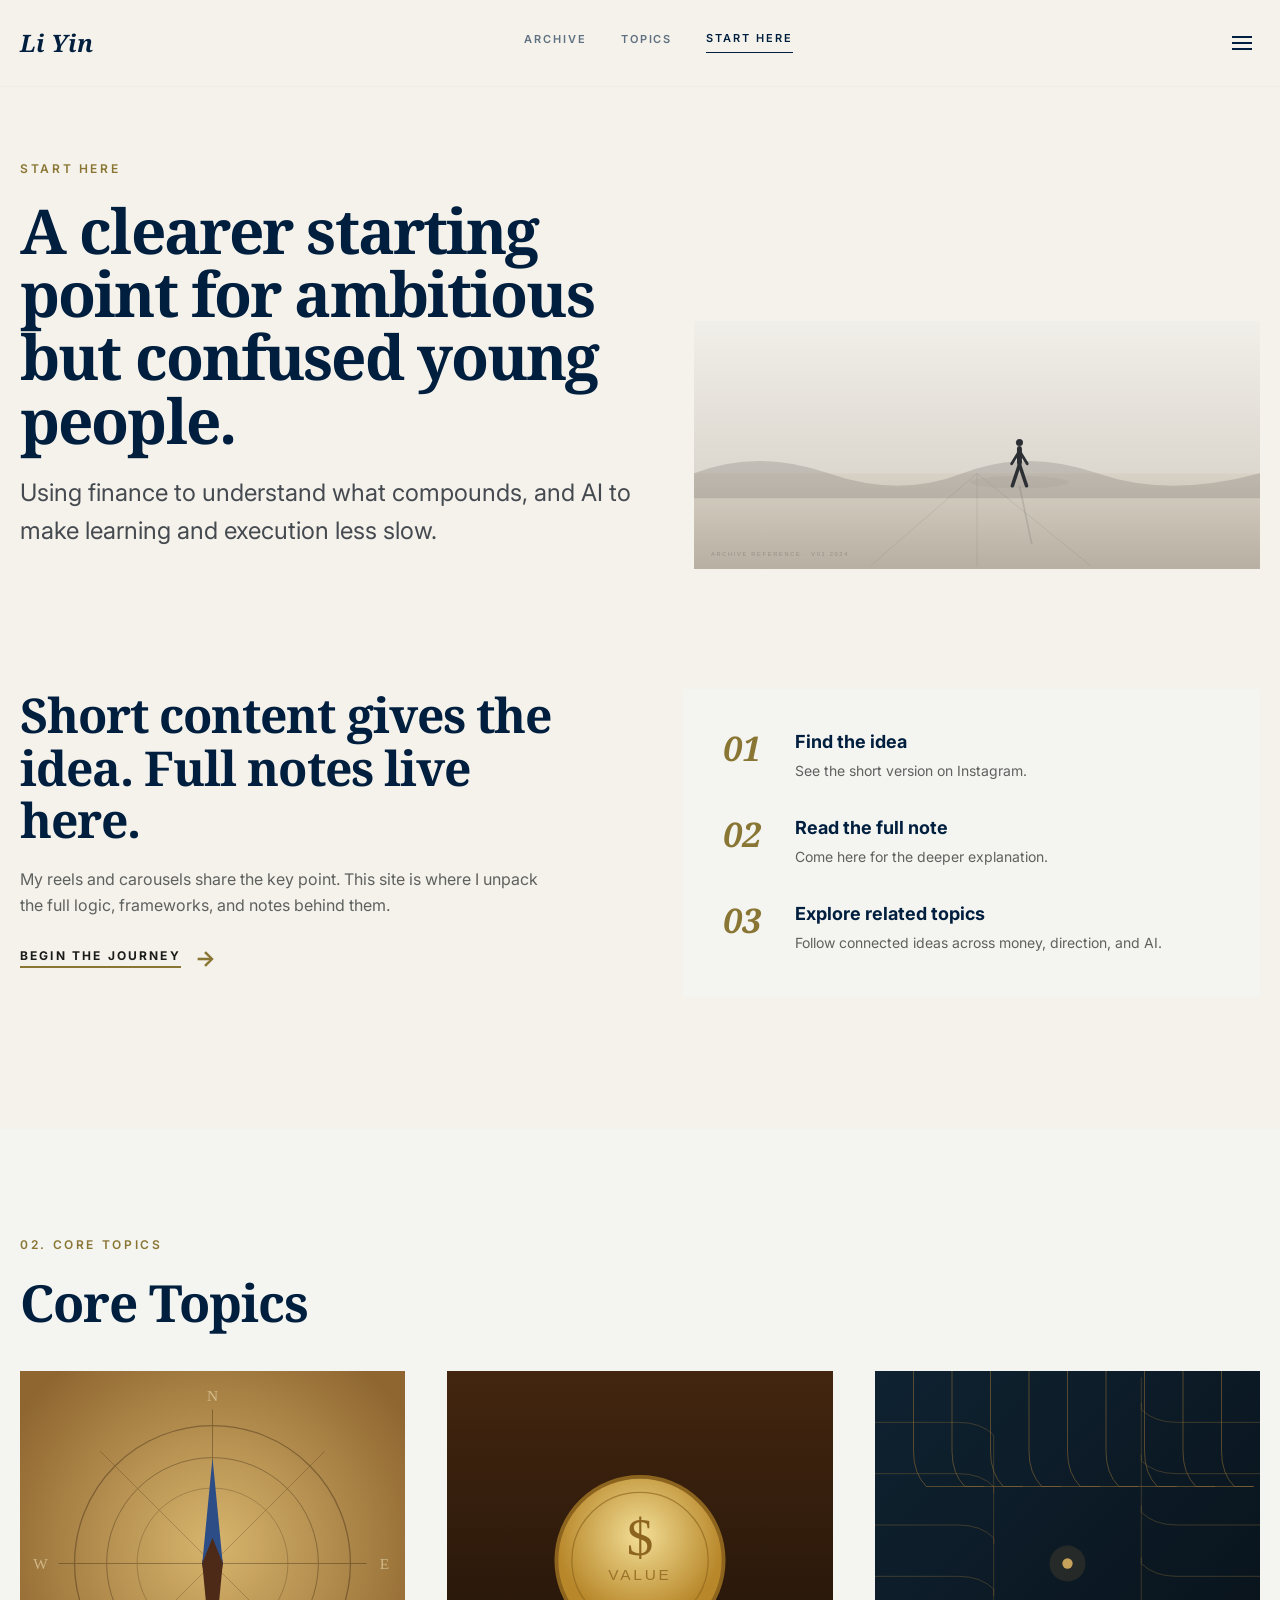
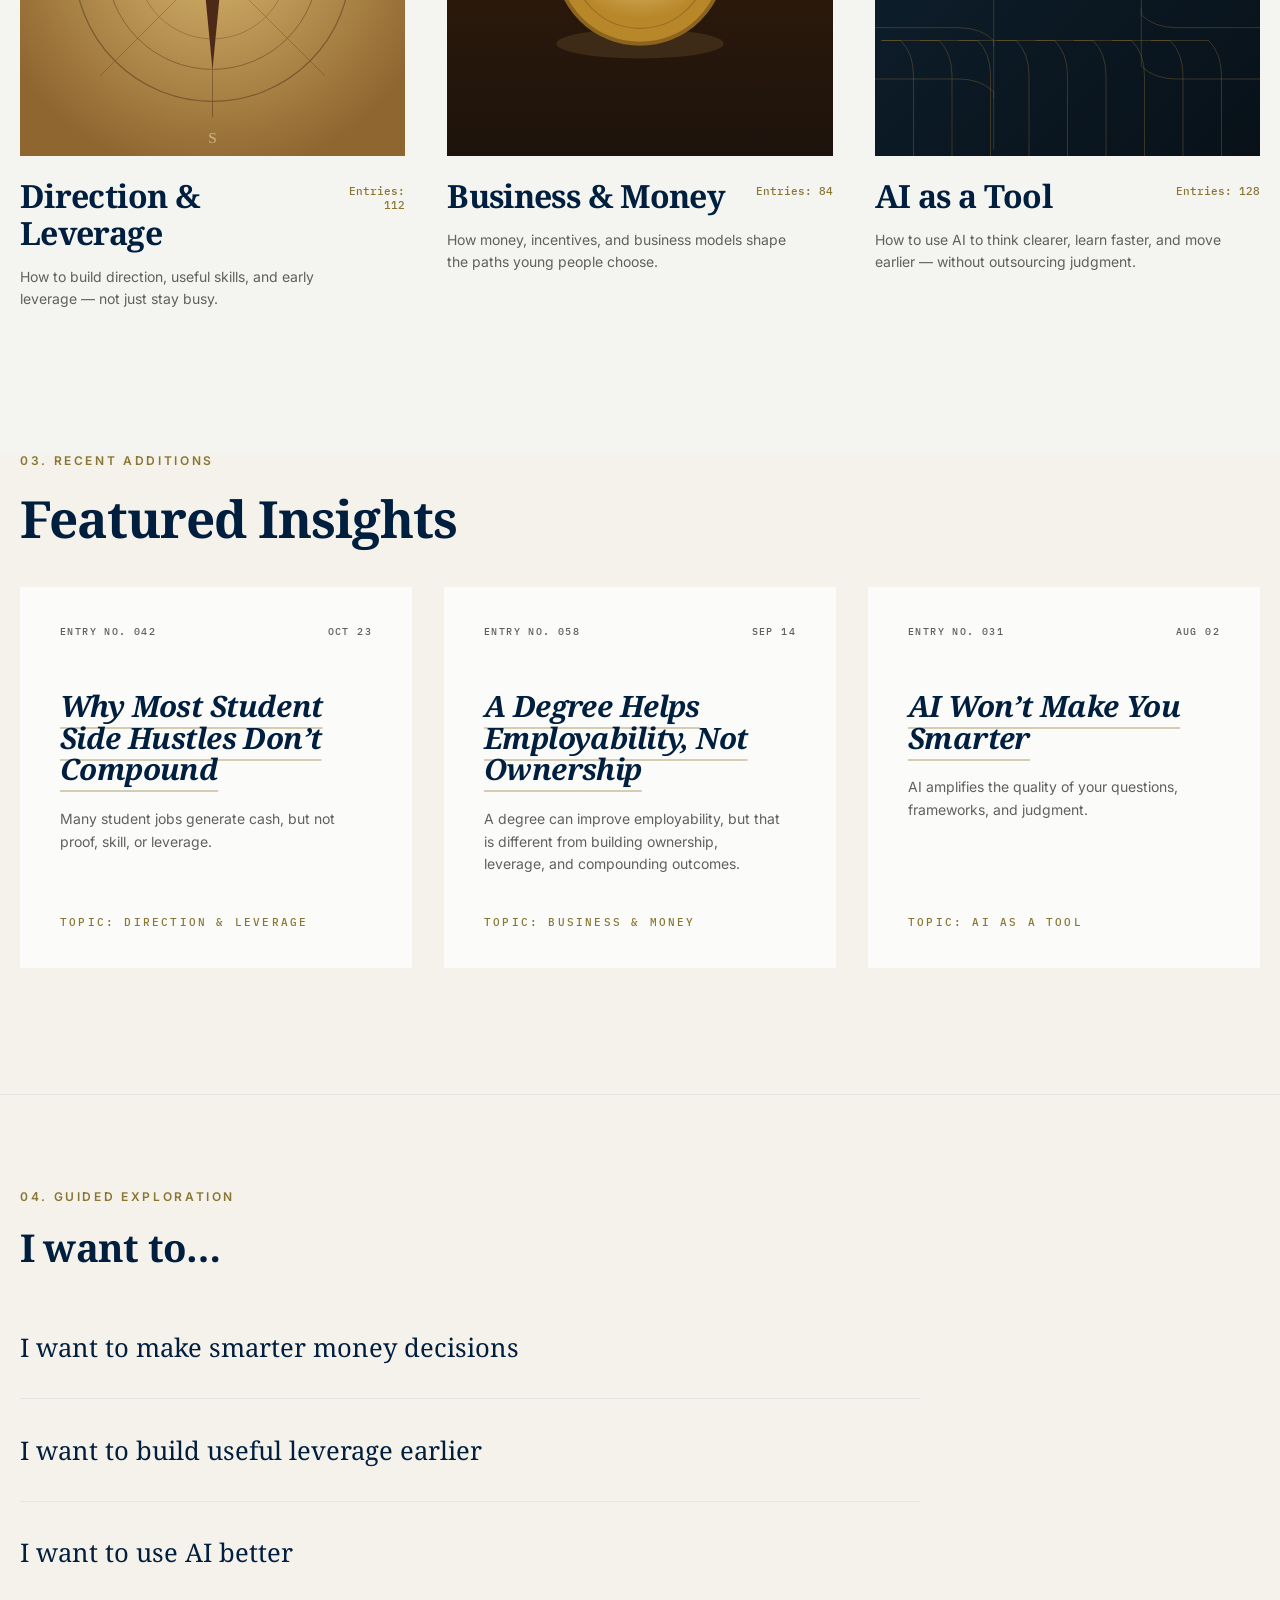
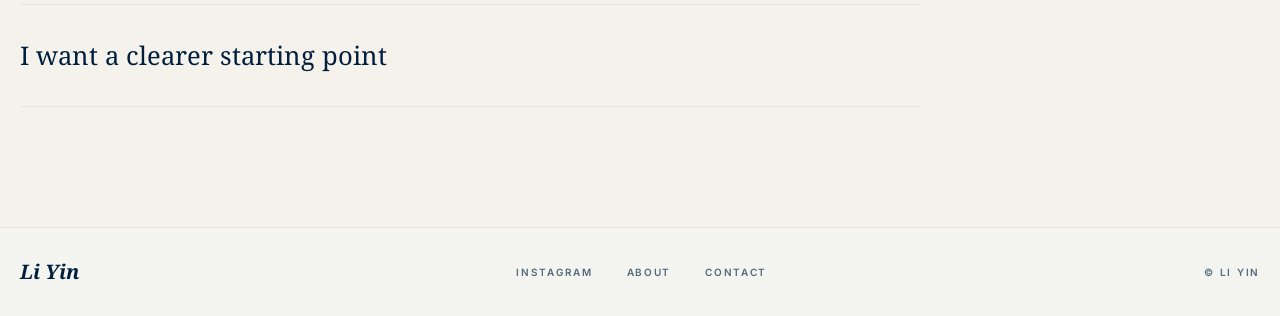
<file: liyin_final_site/index.html>
<!DOCTYPE html>
<html lang="en">
<head>
<title>Li Yin — A clearer starting point</title>
<meta charset="UTF-8">
<meta name="viewport" content="width=device-width, initial-scale=1.0">
<link rel="preconnect" href="https://fonts.googleapis.com">
<link rel="preconnect" href="https://fonts.gstatic.com" crossorigin>
<link href="https://fonts.googleapis.com/css2?family=IBM+Plex+Mono:wght@400;500&family=Inter:wght@300;400;500;600;700&family=Noto+Serif:ital,wght@0,400;0,600;0,700;1,400;1,600;1,700&display=swap" rel="stylesheet">
<link rel="stylesheet" href="./styles.css">
<script defer src="./script.js"></script>
</head>
<body>
<nav class="nav">
  <div class="container nav-inner">
    <a href="index.html" class="brand">Li Yin</a>
    <div class="nav-links">
      <a href="index.html#featured">Archive</a>
      <a href="index.html#topics">Topics</a>
      <a href="index.html#start-here" class="active">Start Here</a>
    </div>
    <button class="menu-btn" aria-expanded="false" aria-label="Toggle navigation" data-menu-toggle>
      <span class="bars"></span>
    </button>
  </div>
  <div class="container mobile-panel" data-mobile-panel>
    <a href="index.html#featured">Archive</a>
    <a href="index.html#topics">Topics</a>
    <a href="index.html#start-here">Start Here</a>
  </div>
</nav>
<main>
<section class="hero" id="start-here">
  <div class="container hero-grid">
    <div class="hero-copy">
      <span class="kicker">Start Here</span>
      <h1>A clearer starting point for ambitious but confused young people.</h1>
      <p>Using finance to understand what compounds, and AI to make learning and execution less slow.</p>
    </div>
    <div class="hero-art">
      <img src="./assets/hero-crossroads.svg" alt="A solitary figure at a quiet crossroads." />
    </div>
  </div>
</section>

<section class="explainer">
  <div class="container explainer-grid">
    <div>
      <h2 class="small serif" style="font-size:48px; line-height:1.1; max-width:600px;">Short content gives the idea. Full notes live here.</h2>
      <p class="muted" style="max-width:540px; margin-top:20px;">My reels and carousels share the key point. This site is where I unpack the full logic, frameworks, and notes behind them.</p>
      <a href="#topics" class="editorial-link"><span>Begin the Journey</span><span class="arrow">→</span></a>
    </div>
    <div class="steps-card">
      <div class="step"><div class="step-num">01</div><div><h4>Find the idea</h4><p>See the short version on Instagram.</p></div></div>
      <div class="step"><div class="step-num">02</div><div><h4>Read the full note</h4><p>Come here for the deeper explanation.</p></div></div>
      <div class="step"><div class="step-num">03</div><div><h4>Explore related topics</h4><p>Follow connected ideas across money, direction, and AI.</p></div></div>
    </div>
  </div>
</section>

<section class="topics section-soft" id="topics">
  <div class="container">
    <span class="kicker">02. Core Topics</span>
    <h2>Core Topics</h2>
    <div class="topic-grid">
      <a class="topic-card" href="./direction-leverage/index.html">
        <div class="visual"><img src="./assets/topic-direction.svg" alt="Compass-inspired abstract visual for direction and leverage."></div>
        <div class="topic-head"><h3>Direction &amp; Leverage</h3><div class="count">Entries: 112</div></div>
        <p>How to build direction, useful skills, and early leverage — not just stay busy.</p>
      </a>
      <a class="topic-card" href="./business-money/index.html">
        <div class="visual"><img src="./assets/topic-money.svg" alt="Editorial money-themed visual."></div>
        <div class="topic-head"><h3>Business &amp; Money</h3><div class="count">Entries: 84</div></div>
        <p>How money, incentives, and business models shape the paths young people choose.</p>
      </a>
      <a class="topic-card" href="./ai-as-a-tool/index.html">
        <div class="visual"><img src="./assets/topic-ai.svg" alt="Abstract systems visual for AI as a tool."></div>
        <div class="topic-head"><h3>AI as a Tool</h3><div class="count">Entries: 128</div></div>
        <p>How to use AI to think clearer, learn faster, and move earlier — without outsourcing judgment.</p>
      </a>
    </div>
  </div>
</section>

<section class="insights" id="featured">
  <div class="container">
    <span class="kicker">03. Recent Additions</span>
    <h2>Featured Insights</h2>
    <div class="insight-grid">
      <a class="insight-card" href="./article-why-side-hustles-dont-compound.html">
        <div>
          <div class="insight-meta"><span>Entry No. 042</span><span>Oct 23</span></div>
          <h3>Why Most Student Side Hustles Don’t Compound</h3>
          <p>Many student jobs generate cash, but not proof, skill, or leverage.</p>
        </div>
        <div class="insight-topic">Topic: Direction &amp; Leverage</div>
      </a>
      <a class="insight-card" href="./article-degree-employability-not-ownership.html">
        <div>
          <div class="insight-meta"><span>Entry No. 058</span><span>Sep 14</span></div>
          <h3>A Degree Helps Employability, Not Ownership</h3>
          <p>A degree can improve employability, but that is different from building ownership, leverage, and compounding outcomes.</p>
        </div>
        <div class="insight-topic">Topic: Business &amp; Money</div>
      </a>
      <a class="insight-card" href="./article-ai-wont-make-you-smarter.html">
        <div>
          <div class="insight-meta"><span>Entry No. 031</span><span>Aug 02</span></div>
          <h3>AI Won’t Make You Smarter</h3>
          <p>AI amplifies the quality of your questions, frameworks, and judgment.</p>
        </div>
        <div class="insight-topic">Topic: AI as a Tool</div>
      </a>
    </div>
  </div>
</section>

<section class="guided">
  <div class="container">
    <span class="kicker">04. Guided Exploration</span>
    <div class="guided-list">
      <h2 style="margin-bottom:28px;">I want to…</h2>
      <a href="./business-money/index.html"><span>I want to make smarter money decisions</span><span class="arrow">→</span></a>
      <a href="./direction-leverage/index.html"><span>I want to build useful leverage earlier</span><span class="arrow">→</span></a>
      <a href="./ai-as-a-tool/index.html"><span>I want to use AI better</span><span class="arrow">→</span></a>
      <a href="./direction-leverage/index.html"><span>I want a clearer starting point</span><span class="arrow">→</span></a>
    </div>
  </div>
</section>
</main>
<footer class="footer">
  <div class="container footer-inner">
    <div class="brand-sm">Li Yin</div>
    <div class="footer-links">
      <a href="https://instagram.com/_chew_on_this_" target="_blank" rel="noopener">Instagram</a>
      <a href="index.html#topics">About</a>
      <a href="mailto:hello@example.com">Contact</a>
    </div>
    <div class="footer-copy">© Li Yin</div>
  </div>
</footer>
</body>
</html>
</file>
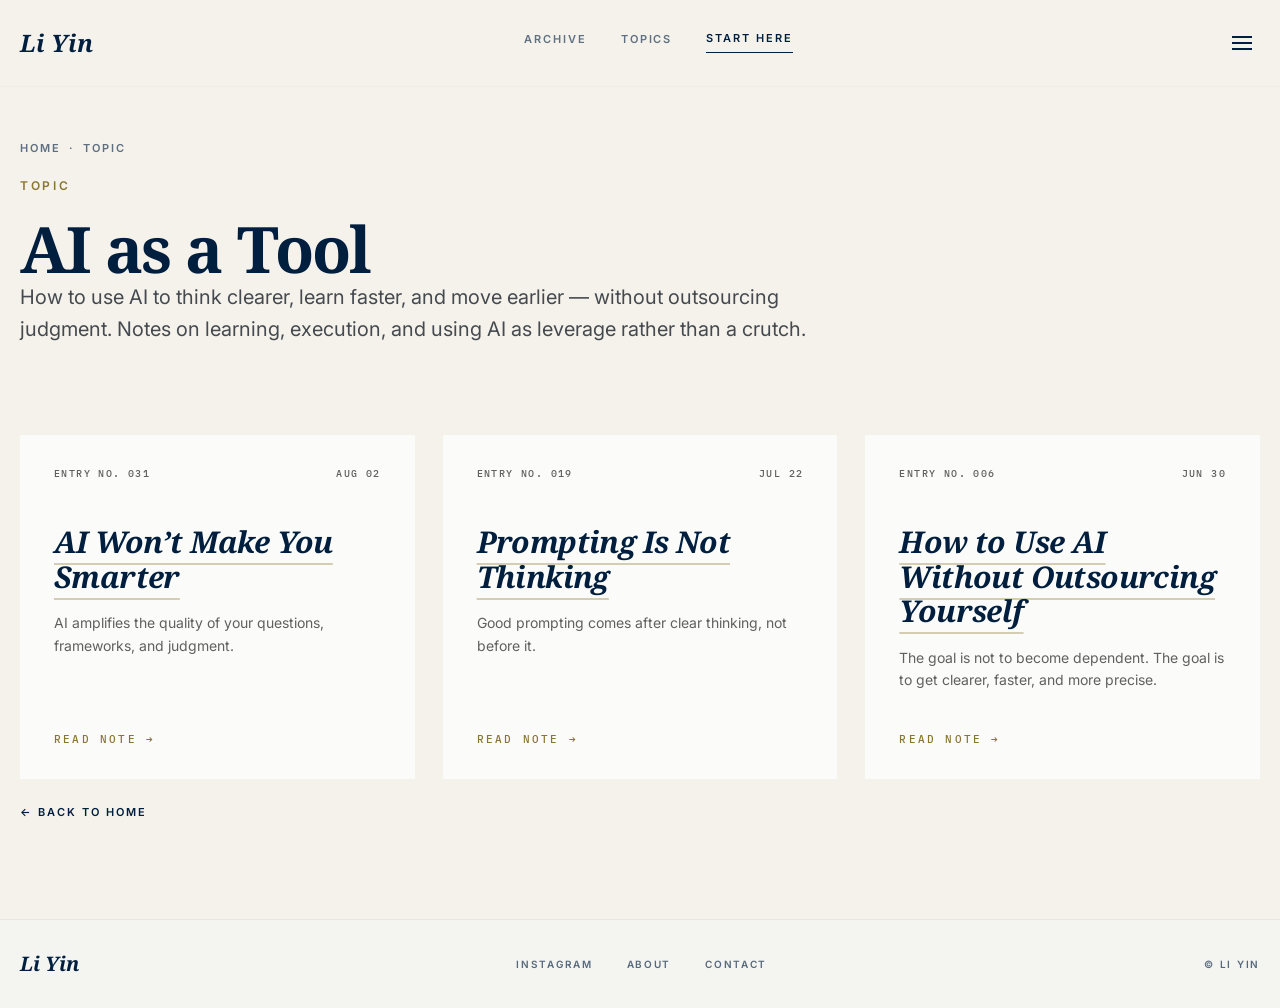
<file: liyin_final_site/ai-as-a-tool/index.html>
<!DOCTYPE html>
<html lang="en">
<head>
<title>AI as a Tool — Li Yin</title>
<meta charset="UTF-8">
<meta name="viewport" content="width=device-width, initial-scale=1.0">
<link rel="preconnect" href="https://fonts.googleapis.com">
<link rel="preconnect" href="https://fonts.gstatic.com" crossorigin>
<link href="https://fonts.googleapis.com/css2?family=IBM+Plex+Mono:wght@400;500&family=Inter:wght@300;400;500;600;700&family=Noto+Serif:ital,wght@0,400;0,600;0,700;1,400;1,600;1,700&display=swap" rel="stylesheet">
<link rel="stylesheet" href="../styles.css">
<script defer src="../script.js"></script>
</head>
<body>
<nav class="nav">
  <div class="container nav-inner">
    <a href="../index.html" class="brand">Li Yin</a>
    <div class="nav-links">
      <a href="../index.html#featured">Archive</a>
      <a href="../index.html#topics">Topics</a>
      <a href="../index.html#start-here" class="active">Start Here</a>
    </div>
    <button class="menu-btn" aria-expanded="false" aria-label="Toggle navigation" data-menu-toggle>
      <span class="bars"></span>
    </button>
  </div>
  <div class="container mobile-panel" data-mobile-panel>
    <a href="../index.html#featured">Archive</a>
    <a href="../index.html#topics">Topics</a>
    <a href="../index.html#start-here">Start Here</a>
  </div>
</nav>

<main>
<section class="container topic-hero">
  <div class="breadcrumbs"><a href="../index.html">Home</a><span>·</span><span>Topic</span></div>
  <span class="kicker">Topic</span>
  <h1 style="font-size:clamp(42px,5vw,68px); max-width:920px;">AI as a Tool</h1>
  <p class="topic-intro">How to use AI to think clearer, learn faster, and move earlier — without outsourcing judgment. Notes on learning, execution, and using AI as leverage rather than a crutch.</p>
</section>
<section class="container" style="padding-bottom:96px;">
  <div class="topic-note-grid">
    <a href="../article-ai-wont-make-you-smarter.html" class="note-card">
      <div>
        <div class="entry"><span>Entry No. 031</span><span>Aug 02</span></div>
        <h3>AI Won’t Make You Smarter</h3>
        <p>AI amplifies the quality of your questions, frameworks, and judgment.</p>
      </div>
      <div class="insight-topic">Read note →</div>
    </a>
<a href="../article-ai-wont-make-you-smarter.html" class="note-card">
      <div>
        <div class="entry"><span>Entry No. 019</span><span>Jul 22</span></div>
        <h3>Prompting Is Not Thinking</h3>
        <p>Good prompting comes after clear thinking, not before it.</p>
      </div>
      <div class="insight-topic">Read note →</div>
    </a>
<a href="../article-ai-wont-make-you-smarter.html" class="note-card">
      <div>
        <div class="entry"><span>Entry No. 006</span><span>Jun 30</span></div>
        <h3>How to Use AI Without Outsourcing Yourself</h3>
        <p>The goal is not to become dependent. The goal is to get clearer, faster, and more precise.</p>
      </div>
      <div class="insight-topic">Read note →</div>
    </a>
  </div>
  <a class="back-link" href="../index.html">← Back to Home</a>
</section>
</main>

<footer class="footer">
  <div class="container footer-inner">
    <div class="brand-sm">Li Yin</div>
    <div class="footer-links">
      <a href="https://instagram.com/_chew_on_this_" target="_blank" rel="noopener">Instagram</a>
      <a href="../index.html#topics">About</a>
      <a href="mailto:hello@example.com">Contact</a>
    </div>
    <div class="footer-copy">© Li Yin</div>
  </div>
</footer>
</body></html>
</file>
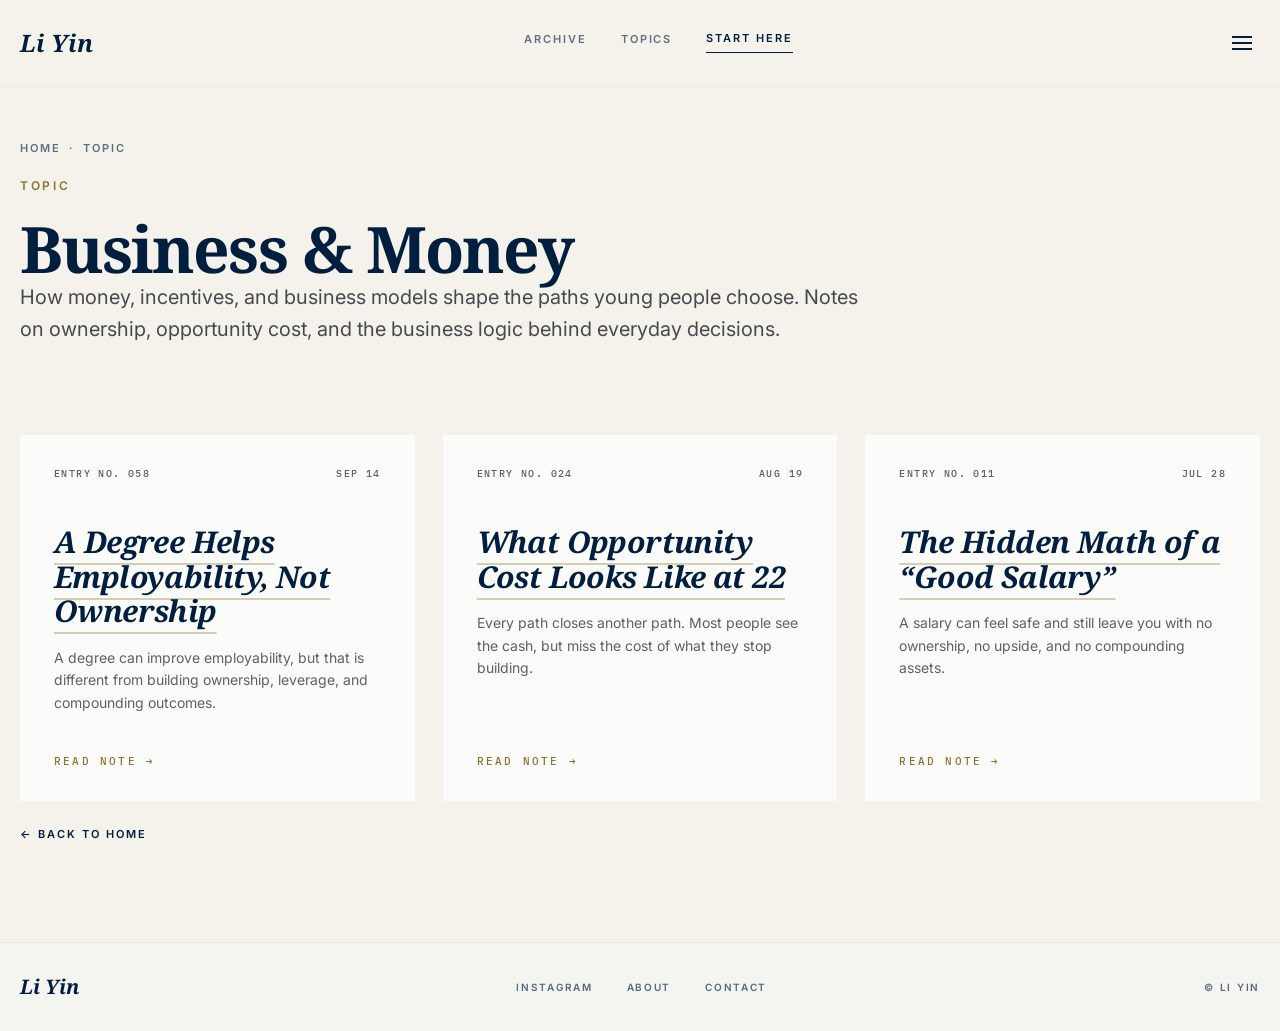
<file: liyin_final_site/business-money/index.html>
<!DOCTYPE html>
<html lang="en">
<head>
<title>Business & Money — Li Yin</title>
<meta charset="UTF-8">
<meta name="viewport" content="width=device-width, initial-scale=1.0">
<link rel="preconnect" href="https://fonts.googleapis.com">
<link rel="preconnect" href="https://fonts.gstatic.com" crossorigin>
<link href="https://fonts.googleapis.com/css2?family=IBM+Plex+Mono:wght@400;500&family=Inter:wght@300;400;500;600;700&family=Noto+Serif:ital,wght@0,400;0,600;0,700;1,400;1,600;1,700&display=swap" rel="stylesheet">
<link rel="stylesheet" href="../styles.css">
<script defer src="../script.js"></script>
</head>
<body>
<nav class="nav">
  <div class="container nav-inner">
    <a href="../index.html" class="brand">Li Yin</a>
    <div class="nav-links">
      <a href="../index.html#featured">Archive</a>
      <a href="../index.html#topics">Topics</a>
      <a href="../index.html#start-here" class="active">Start Here</a>
    </div>
    <button class="menu-btn" aria-expanded="false" aria-label="Toggle navigation" data-menu-toggle>
      <span class="bars"></span>
    </button>
  </div>
  <div class="container mobile-panel" data-mobile-panel>
    <a href="../index.html#featured">Archive</a>
    <a href="../index.html#topics">Topics</a>
    <a href="../index.html#start-here">Start Here</a>
  </div>
</nav>

<main>
<section class="container topic-hero">
  <div class="breadcrumbs"><a href="../index.html">Home</a><span>·</span><span>Topic</span></div>
  <span class="kicker">Topic</span>
  <h1 style="font-size:clamp(42px,5vw,68px); max-width:920px;">Business & Money</h1>
  <p class="topic-intro">How money, incentives, and business models shape the paths young people choose. Notes on ownership, opportunity cost, and the business logic behind everyday decisions.</p>
</section>
<section class="container" style="padding-bottom:96px;">
  <div class="topic-note-grid">
    <a href="../article-degree-employability-not-ownership.html" class="note-card">
      <div>
        <div class="entry"><span>Entry No. 058</span><span>Sep 14</span></div>
        <h3>A Degree Helps Employability, Not Ownership</h3>
        <p>A degree can improve employability, but that is different from building ownership, leverage, and compounding outcomes.</p>
      </div>
      <div class="insight-topic">Read note →</div>
    </a>
<a href="../article-degree-employability-not-ownership.html" class="note-card">
      <div>
        <div class="entry"><span>Entry No. 024</span><span>Aug 19</span></div>
        <h3>What Opportunity Cost Looks Like at 22</h3>
        <p>Every path closes another path. Most people see the cash, but miss the cost of what they stop building.</p>
      </div>
      <div class="insight-topic">Read note →</div>
    </a>
<a href="../article-degree-employability-not-ownership.html" class="note-card">
      <div>
        <div class="entry"><span>Entry No. 011</span><span>Jul 28</span></div>
        <h3>The Hidden Math of a “Good Salary”</h3>
        <p>A salary can feel safe and still leave you with no ownership, no upside, and no compounding assets.</p>
      </div>
      <div class="insight-topic">Read note →</div>
    </a>
  </div>
  <a class="back-link" href="../index.html">← Back to Home</a>
</section>
</main>

<footer class="footer">
  <div class="container footer-inner">
    <div class="brand-sm">Li Yin</div>
    <div class="footer-links">
      <a href="https://instagram.com/_chew_on_this_" target="_blank" rel="noopener">Instagram</a>
      <a href="../index.html#topics">About</a>
      <a href="mailto:hello@example.com">Contact</a>
    </div>
    <div class="footer-copy">© Li Yin</div>
  </div>
</footer>
</body></html>
</file>
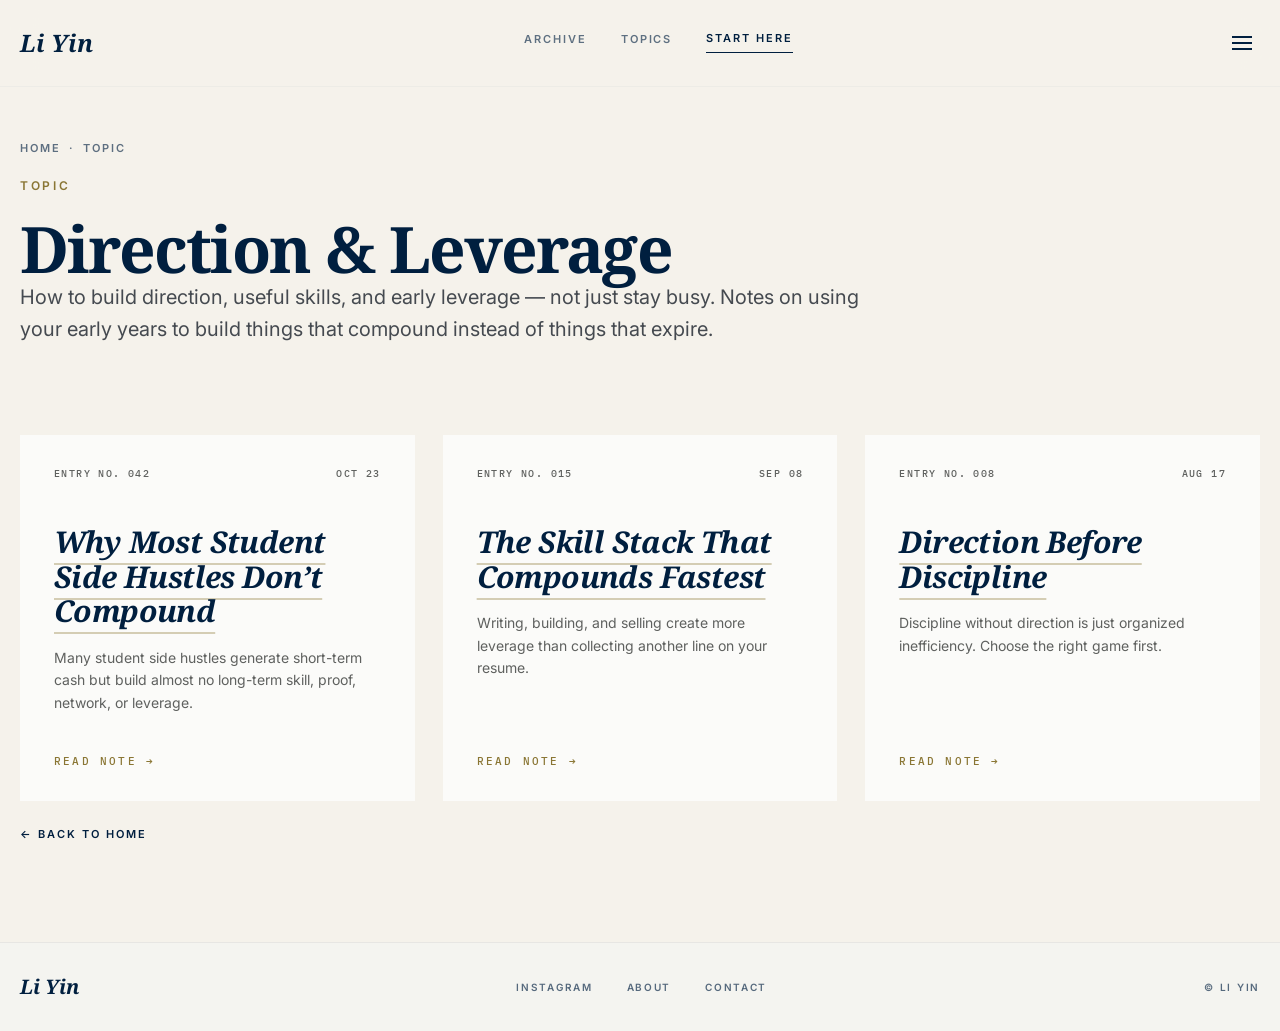
<file: liyin_final_site/direction-leverage/index.html>
<!DOCTYPE html>
<html lang="en">
<head>
<title>Direction & Leverage — Li Yin</title>
<meta charset="UTF-8">
<meta name="viewport" content="width=device-width, initial-scale=1.0">
<link rel="preconnect" href="https://fonts.googleapis.com">
<link rel="preconnect" href="https://fonts.gstatic.com" crossorigin>
<link href="https://fonts.googleapis.com/css2?family=IBM+Plex+Mono:wght@400;500&family=Inter:wght@300;400;500;600;700&family=Noto+Serif:ital,wght@0,400;0,600;0,700;1,400;1,600;1,700&display=swap" rel="stylesheet">
<link rel="stylesheet" href="../styles.css">
<script defer src="../script.js"></script>
</head>
<body>
<nav class="nav">
  <div class="container nav-inner">
    <a href="../index.html" class="brand">Li Yin</a>
    <div class="nav-links">
      <a href="../index.html#featured">Archive</a>
      <a href="../index.html#topics">Topics</a>
      <a href="../index.html#start-here" class="active">Start Here</a>
    </div>
    <button class="menu-btn" aria-expanded="false" aria-label="Toggle navigation" data-menu-toggle>
      <span class="bars"></span>
    </button>
  </div>
  <div class="container mobile-panel" data-mobile-panel>
    <a href="../index.html#featured">Archive</a>
    <a href="../index.html#topics">Topics</a>
    <a href="../index.html#start-here">Start Here</a>
  </div>
</nav>

<main>
<section class="container topic-hero">
  <div class="breadcrumbs"><a href="../index.html">Home</a><span>·</span><span>Topic</span></div>
  <span class="kicker">Topic</span>
  <h1 style="font-size:clamp(42px,5vw,68px); max-width:920px;">Direction & Leverage</h1>
  <p class="topic-intro">How to build direction, useful skills, and early leverage — not just stay busy. Notes on using your early years to build things that compound instead of things that expire.</p>
</section>
<section class="container" style="padding-bottom:96px;">
  <div class="topic-note-grid">
    <a href="../article-why-side-hustles-dont-compound.html" class="note-card">
      <div>
        <div class="entry"><span>Entry No. 042</span><span>Oct 23</span></div>
        <h3>Why Most Student Side Hustles Don’t Compound</h3>
        <p>Many student side hustles generate short-term cash but build almost no long-term skill, proof, network, or leverage.</p>
      </div>
      <div class="insight-topic">Read note →</div>
    </a>
<a href="../article-why-side-hustles-dont-compound.html" class="note-card">
      <div>
        <div class="entry"><span>Entry No. 015</span><span>Sep 08</span></div>
        <h3>The Skill Stack That Compounds Fastest</h3>
        <p>Writing, building, and selling create more leverage than collecting another line on your resume.</p>
      </div>
      <div class="insight-topic">Read note →</div>
    </a>
<a href="../article-why-side-hustles-dont-compound.html" class="note-card">
      <div>
        <div class="entry"><span>Entry No. 008</span><span>Aug 17</span></div>
        <h3>Direction Before Discipline</h3>
        <p>Discipline without direction is just organized inefficiency. Choose the right game first.</p>
      </div>
      <div class="insight-topic">Read note →</div>
    </a>
  </div>
  <a class="back-link" href="../index.html">← Back to Home</a>
</section>
</main>

<footer class="footer">
  <div class="container footer-inner">
    <div class="brand-sm">Li Yin</div>
    <div class="footer-links">
      <a href="https://instagram.com/_chew_on_this_" target="_blank" rel="noopener">Instagram</a>
      <a href="../index.html#topics">About</a>
      <a href="mailto:hello@example.com">Contact</a>
    </div>
    <div class="footer-copy">© Li Yin</div>
  </div>
</footer>
</body></html>
</file>
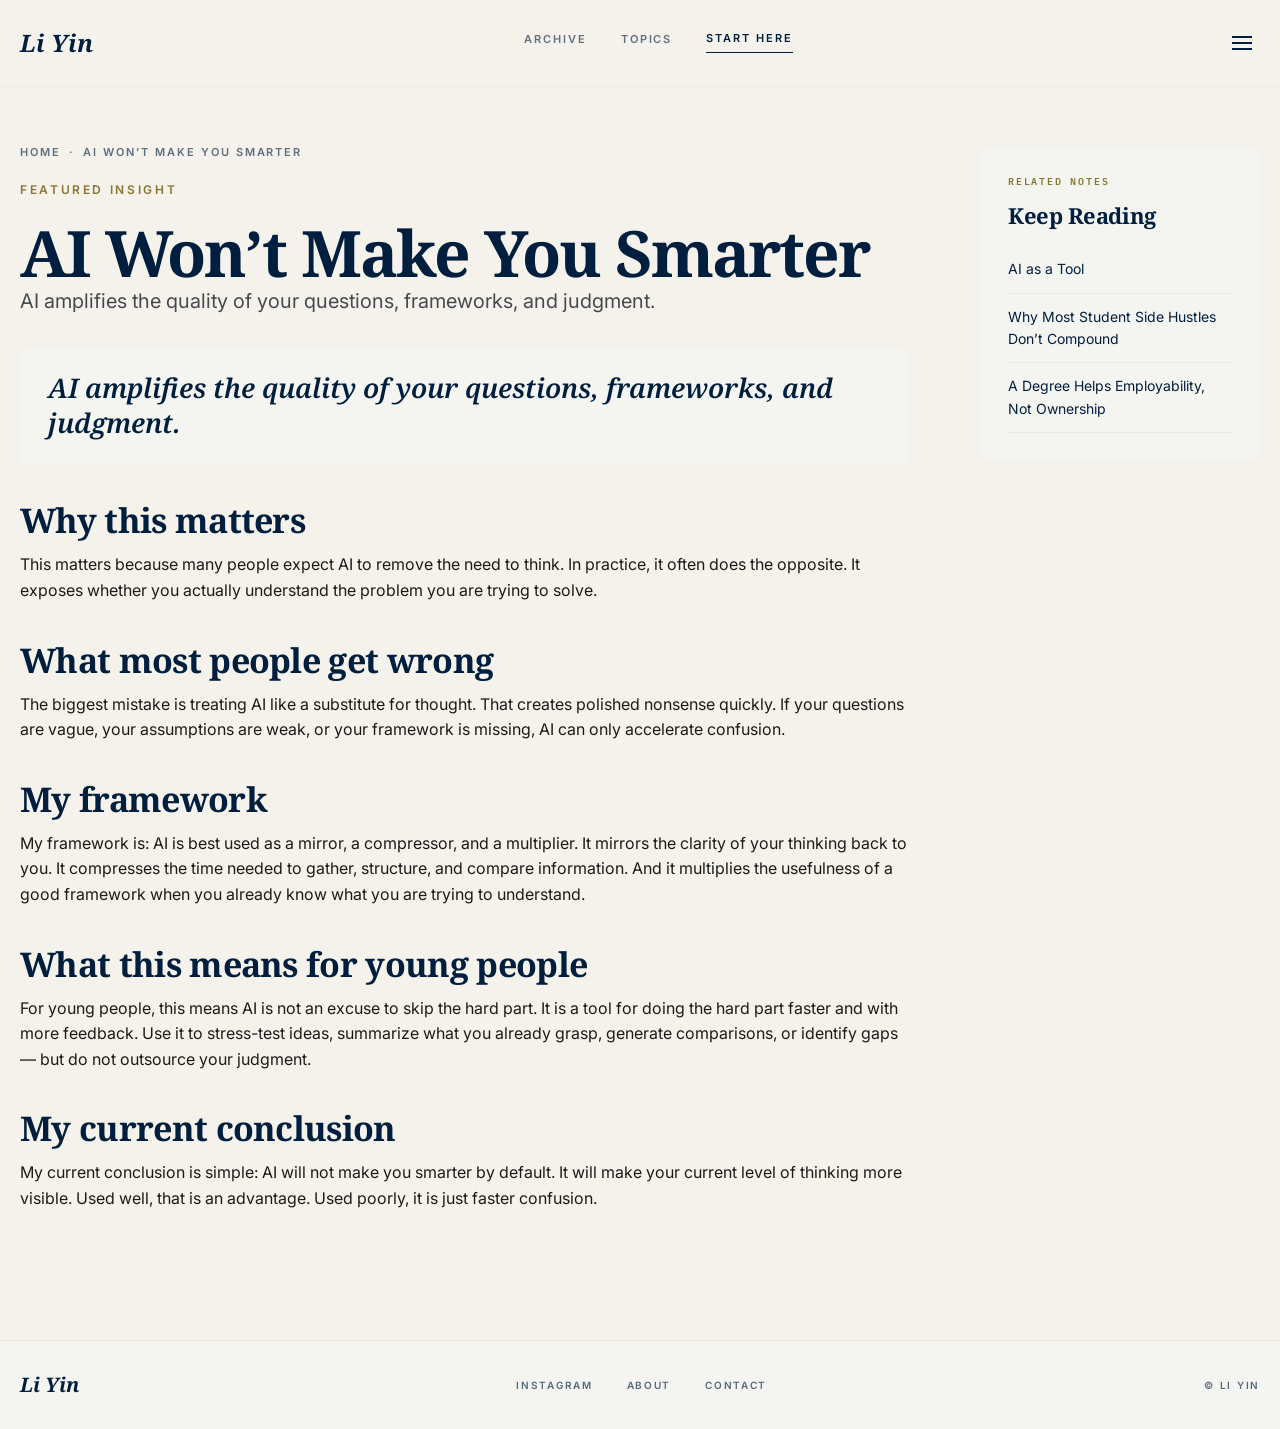
<file: liyin_final_site/article-ai-wont-make-you-smarter.html>
<!DOCTYPE html><html lang="en"><head><title>AI Won’t Make You Smarter — Li Yin</title><meta charset="UTF-8">
<meta name="viewport" content="width=device-width, initial-scale=1.0">
<link rel="preconnect" href="https://fonts.googleapis.com">
<link rel="preconnect" href="https://fonts.gstatic.com" crossorigin>
<link href="https://fonts.googleapis.com/css2?family=IBM+Plex+Mono:wght@400;500&family=Inter:wght@300;400;500;600;700&family=Noto+Serif:ital,wght@0,400;0,600;0,700;1,400;1,600;1,700&display=swap" rel="stylesheet">
<link rel="stylesheet" href="./styles.css">
<script defer src="./script.js"></script></head><body><nav class="nav">
  <div class="container nav-inner">
    <a href="index.html" class="brand">Li Yin</a>
    <div class="nav-links">
      <a href="index.html#featured">Archive</a>
      <a href="index.html#topics">Topics</a>
      <a href="index.html#start-here" class="active">Start Here</a>
    </div>
    <button class="menu-btn" aria-expanded="false" aria-label="Toggle navigation" data-menu-toggle>
      <span class="bars"></span>
    </button>
  </div>
  <div class="container mobile-panel" data-mobile-panel>
    <a href="index.html#featured">Archive</a>
    <a href="index.html#topics">Topics</a>
    <a href="index.html#start-here">Start Here</a>
  </div>
</nav>
<main class="container article-wrap">
  <article class="article">
    <div class="breadcrumbs"><a href="./index.html">Home</a><span>·</span><span>AI Won’t Make You Smarter</span></div>
    <header>
      <span class="kicker">Featured Insight</span>
      <h1 style="font-size:clamp(40px,5vw,68px); max-width:940px;">AI Won’t Make You Smarter</h1>
      <p>AI amplifies the quality of your questions, frameworks, and judgment.</p>
    </header>
    <div class="pull">AI amplifies the quality of your questions, frameworks, and judgment.</div>
    <section><h2>Why this matters</h2><p>This matters because many people expect AI to remove the need to think. In practice, it often does the opposite. It exposes whether you actually understand the problem you are trying to solve.</p></section>
    <section><h2>What most people get wrong</h2><p>The biggest mistake is treating AI like a substitute for thought. That creates polished nonsense quickly. If your questions are vague, your assumptions are weak, or your framework is missing, AI can only accelerate confusion.</p></section>
    <section><h2>My framework</h2><p>My framework is: AI is best used as a mirror, a compressor, and a multiplier. It mirrors the clarity of your thinking back to you. It compresses the time needed to gather, structure, and compare information. And it multiplies the usefulness of a good framework when you already know what you are trying to understand.</p></section>
    <section><h2>What this means for young people</h2><p>For young people, this means AI is not an excuse to skip the hard part. It is a tool for doing the hard part faster and with more feedback. Use it to stress-test ideas, summarize what you already grasp, generate comparisons, or identify gaps — but do not outsource your judgment.</p></section>
    <section><h2>My current conclusion</h2><p>My current conclusion is simple: AI will not make you smarter by default. It will make your current level of thinking more visible. Used well, that is an advantage. Used poorly, it is just faster confusion.</p></section>
  </article>
  <aside class="sidebar">
    <div class="meta">Related Notes</div>
    <h3>Keep Reading</h3>
    <a href="./ai-as-a-tool/index.html">AI as a Tool</a><a href="./article-why-side-hustles-dont-compound.html">Why Most Student Side Hustles Don’t Compound</a><a href="./article-degree-employability-not-ownership.html">A Degree Helps Employability, Not Ownership</a>
  </aside>
</main>
<footer class="footer">
  <div class="container footer-inner">
    <div class="brand-sm">Li Yin</div>
    <div class="footer-links">
      <a href="https://instagram.com/_chew_on_this_" target="_blank" rel="noopener">Instagram</a>
      <a href="index.html#topics">About</a>
      <a href="mailto:hello@example.com">Contact</a>
    </div>
    <div class="footer-copy">© Li Yin</div>
  </div>
</footer></body></html>
</file>
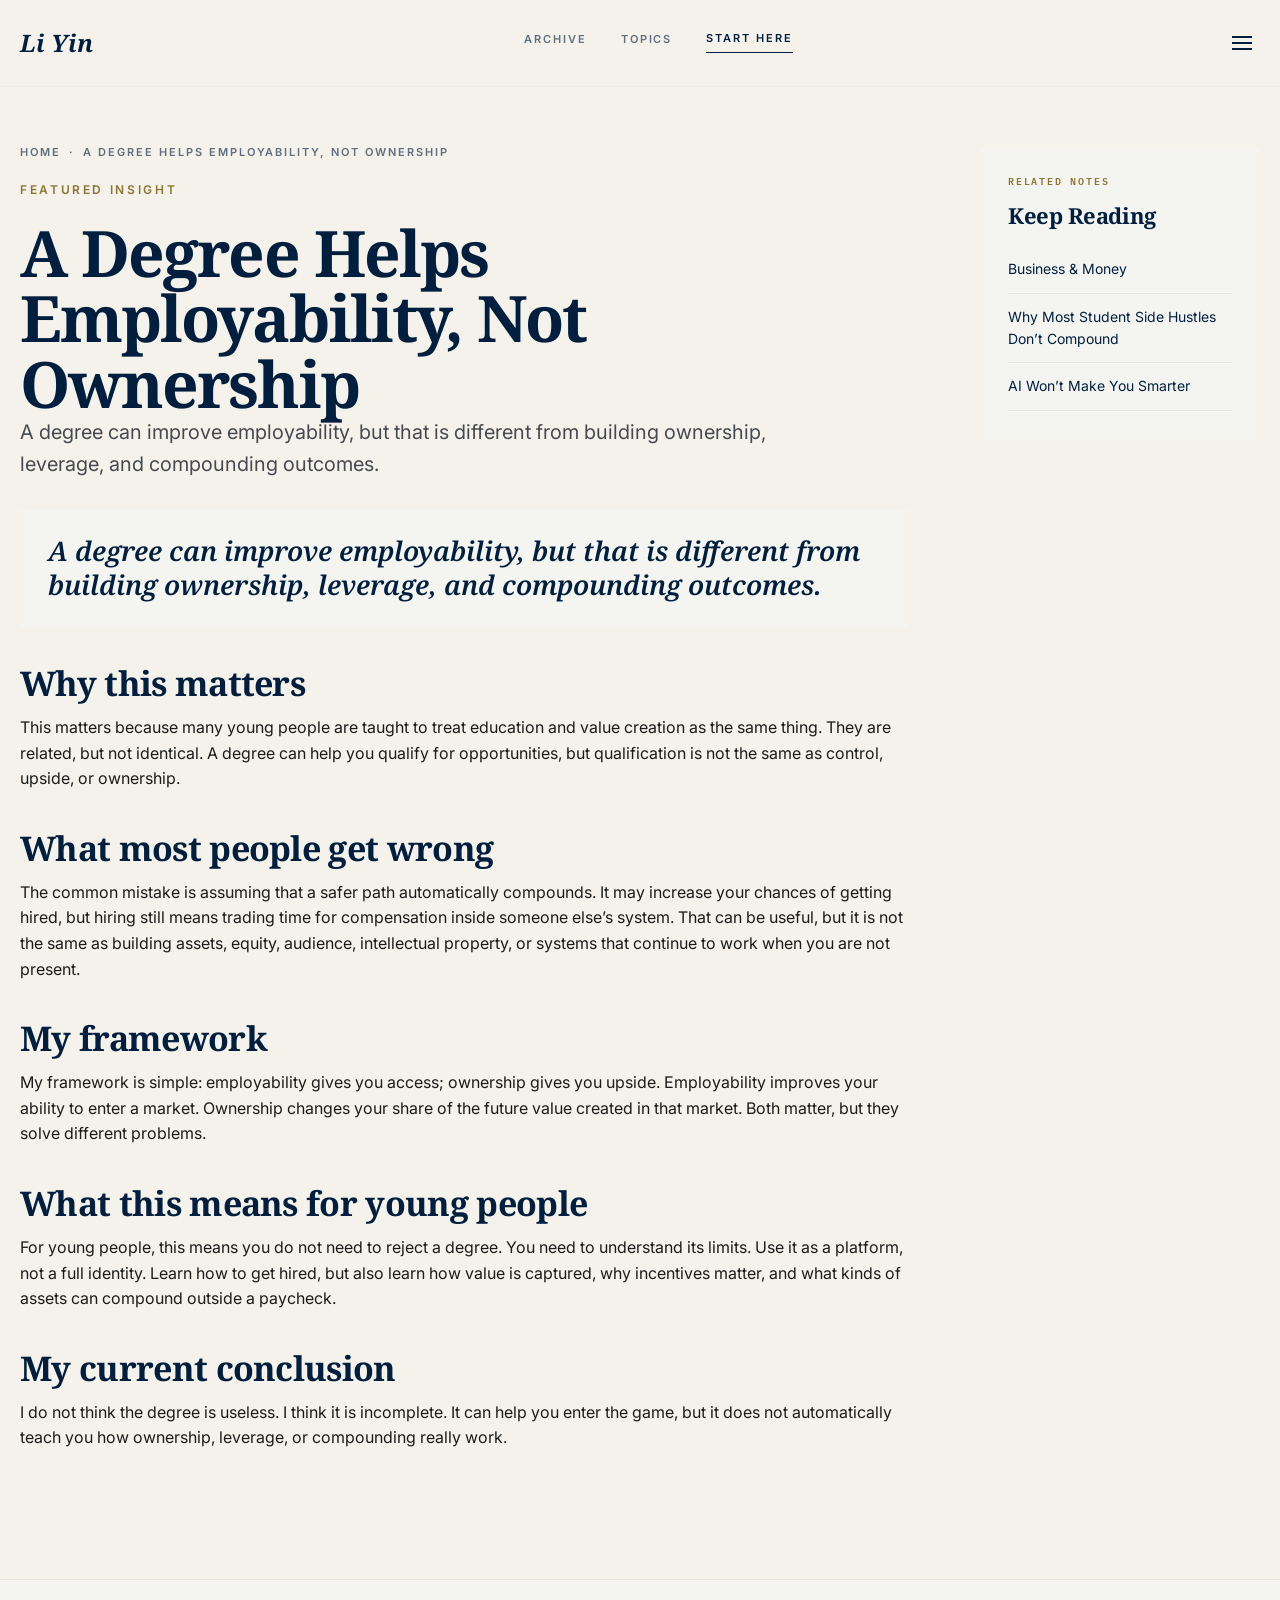
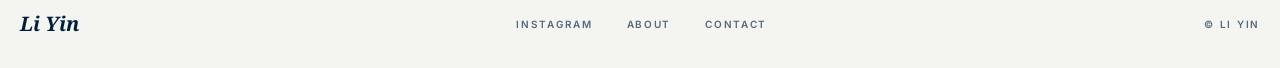
<file: liyin_final_site/article-degree-employability-not-ownership.html>
<!DOCTYPE html><html lang="en"><head><title>A Degree Helps Employability, Not Ownership — Li Yin</title><meta charset="UTF-8">
<meta name="viewport" content="width=device-width, initial-scale=1.0">
<link rel="preconnect" href="https://fonts.googleapis.com">
<link rel="preconnect" href="https://fonts.gstatic.com" crossorigin>
<link href="https://fonts.googleapis.com/css2?family=IBM+Plex+Mono:wght@400;500&family=Inter:wght@300;400;500;600;700&family=Noto+Serif:ital,wght@0,400;0,600;0,700;1,400;1,600;1,700&display=swap" rel="stylesheet">
<link rel="stylesheet" href="./styles.css">
<script defer src="./script.js"></script></head><body><nav class="nav">
  <div class="container nav-inner">
    <a href="index.html" class="brand">Li Yin</a>
    <div class="nav-links">
      <a href="index.html#featured">Archive</a>
      <a href="index.html#topics">Topics</a>
      <a href="index.html#start-here" class="active">Start Here</a>
    </div>
    <button class="menu-btn" aria-expanded="false" aria-label="Toggle navigation" data-menu-toggle>
      <span class="bars"></span>
    </button>
  </div>
  <div class="container mobile-panel" data-mobile-panel>
    <a href="index.html#featured">Archive</a>
    <a href="index.html#topics">Topics</a>
    <a href="index.html#start-here">Start Here</a>
  </div>
</nav>
<main class="container article-wrap">
  <article class="article">
    <div class="breadcrumbs"><a href="./index.html">Home</a><span>·</span><span>A Degree Helps Employability, Not Ownership</span></div>
    <header>
      <span class="kicker">Featured Insight</span>
      <h1 style="font-size:clamp(40px,5vw,68px); max-width:940px;">A Degree Helps Employability, Not Ownership</h1>
      <p>A degree can improve employability, but that is different from building ownership, leverage, and compounding outcomes.</p>
    </header>
    <div class="pull">A degree can improve employability, but that is different from building ownership, leverage, and compounding outcomes.</div>
    <section><h2>Why this matters</h2><p>This matters because many young people are taught to treat education and value creation as the same thing. They are related, but not identical. A degree can help you qualify for opportunities, but qualification is not the same as control, upside, or ownership.</p></section>
    <section><h2>What most people get wrong</h2><p>The common mistake is assuming that a safer path automatically compounds. It may increase your chances of getting hired, but hiring still means trading time for compensation inside someone else’s system. That can be useful, but it is not the same as building assets, equity, audience, intellectual property, or systems that continue to work when you are not present.</p></section>
    <section><h2>My framework</h2><p>My framework is simple: employability gives you access; ownership gives you upside. Employability improves your ability to enter a market. Ownership changes your share of the future value created in that market. Both matter, but they solve different problems.</p></section>
    <section><h2>What this means for young people</h2><p>For young people, this means you do not need to reject a degree. You need to understand its limits. Use it as a platform, not a full identity. Learn how to get hired, but also learn how value is captured, why incentives matter, and what kinds of assets can compound outside a paycheck.</p></section>
    <section><h2>My current conclusion</h2><p>I do not think the degree is useless. I think it is incomplete. It can help you enter the game, but it does not automatically teach you how ownership, leverage, or compounding really work.</p></section>
  </article>
  <aside class="sidebar">
    <div class="meta">Related Notes</div>
    <h3>Keep Reading</h3>
    <a href="./business-money/index.html">Business & Money</a><a href="./article-why-side-hustles-dont-compound.html">Why Most Student Side Hustles Don’t Compound</a><a href="./article-ai-wont-make-you-smarter.html">AI Won’t Make You Smarter</a>
  </aside>
</main>
<footer class="footer">
  <div class="container footer-inner">
    <div class="brand-sm">Li Yin</div>
    <div class="footer-links">
      <a href="https://instagram.com/_chew_on_this_" target="_blank" rel="noopener">Instagram</a>
      <a href="index.html#topics">About</a>
      <a href="mailto:hello@example.com">Contact</a>
    </div>
    <div class="footer-copy">© Li Yin</div>
  </div>
</footer></body></html>
</file>
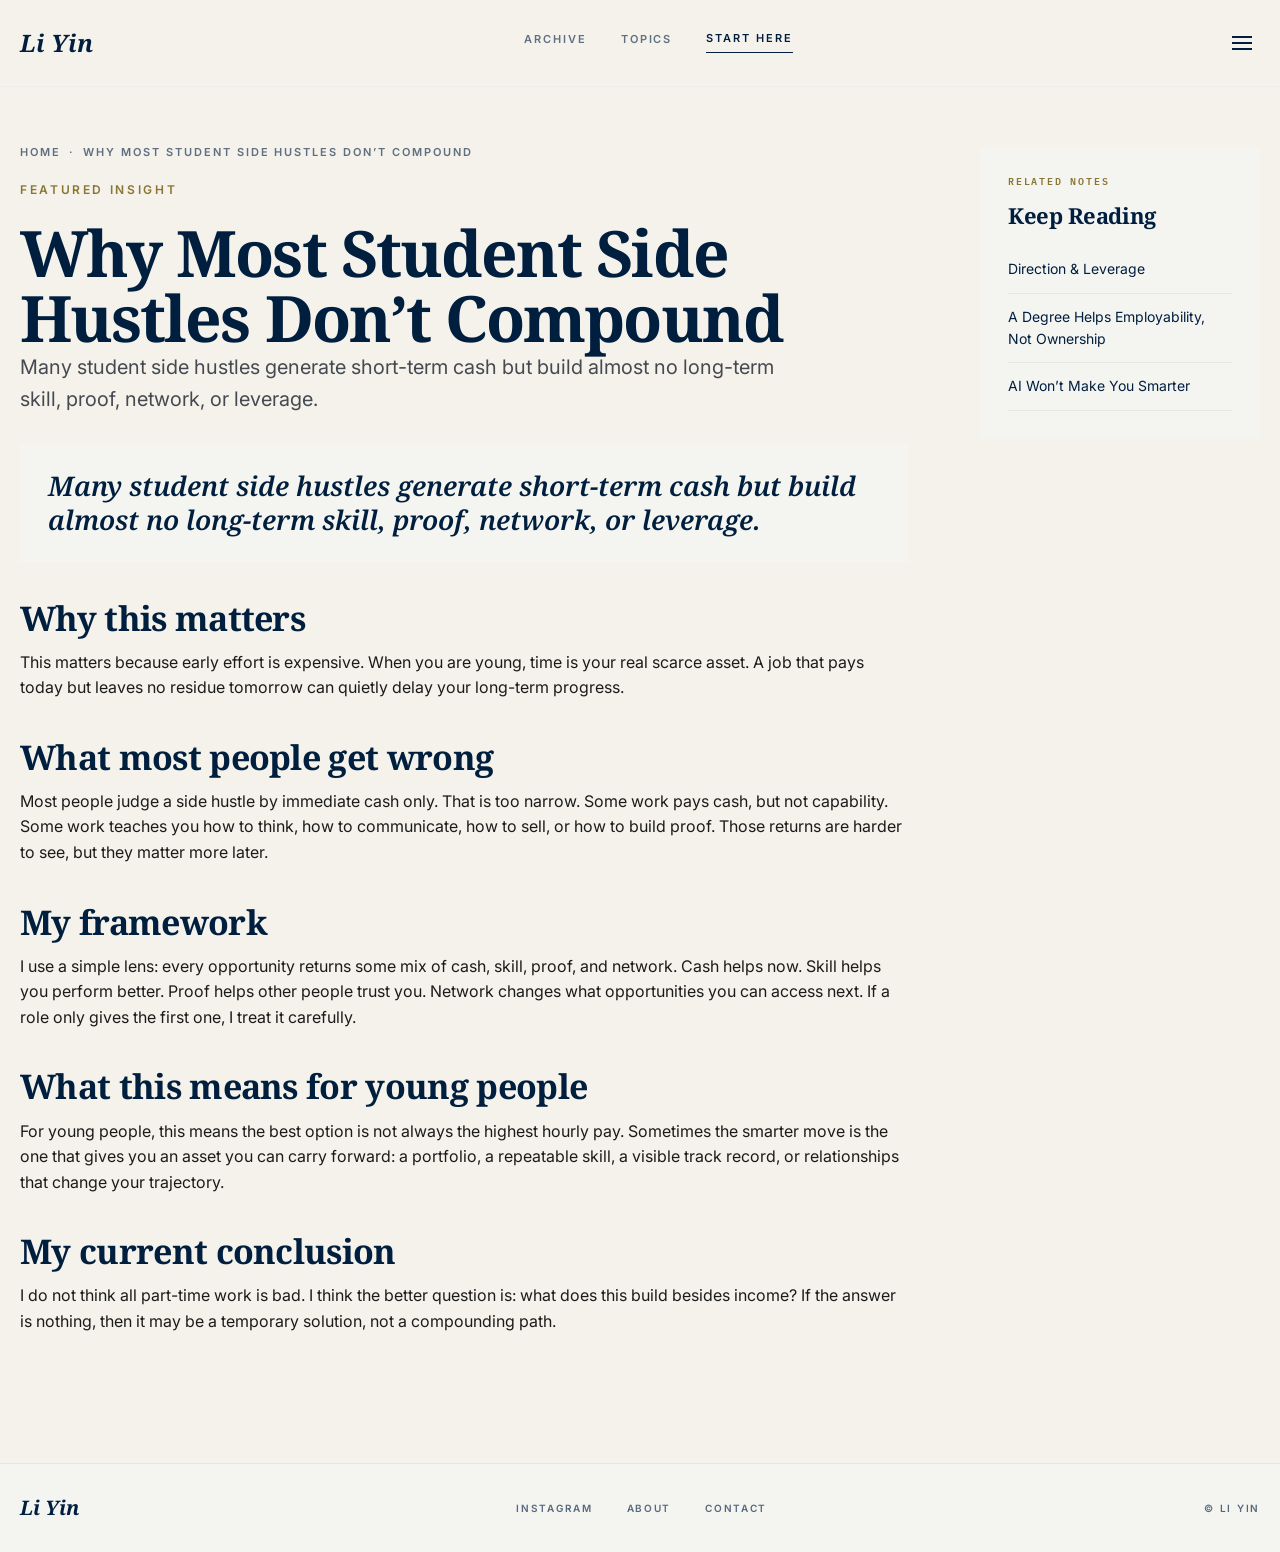
<file: liyin_final_site/article-why-side-hustles-dont-compound.html>
<!DOCTYPE html><html lang="en"><head><title>Why Most Student Side Hustles Don’t Compound — Li Yin</title><meta charset="UTF-8">
<meta name="viewport" content="width=device-width, initial-scale=1.0">
<link rel="preconnect" href="https://fonts.googleapis.com">
<link rel="preconnect" href="https://fonts.gstatic.com" crossorigin>
<link href="https://fonts.googleapis.com/css2?family=IBM+Plex+Mono:wght@400;500&family=Inter:wght@300;400;500;600;700&family=Noto+Serif:ital,wght@0,400;0,600;0,700;1,400;1,600;1,700&display=swap" rel="stylesheet">
<link rel="stylesheet" href="./styles.css">
<script defer src="./script.js"></script></head><body><nav class="nav">
  <div class="container nav-inner">
    <a href="index.html" class="brand">Li Yin</a>
    <div class="nav-links">
      <a href="index.html#featured">Archive</a>
      <a href="index.html#topics">Topics</a>
      <a href="index.html#start-here" class="active">Start Here</a>
    </div>
    <button class="menu-btn" aria-expanded="false" aria-label="Toggle navigation" data-menu-toggle>
      <span class="bars"></span>
    </button>
  </div>
  <div class="container mobile-panel" data-mobile-panel>
    <a href="index.html#featured">Archive</a>
    <a href="index.html#topics">Topics</a>
    <a href="index.html#start-here">Start Here</a>
  </div>
</nav>
<main class="container article-wrap">
  <article class="article">
    <div class="breadcrumbs"><a href="./index.html">Home</a><span>·</span><span>Why Most Student Side Hustles Don’t Compound</span></div>
    <header>
      <span class="kicker">Featured Insight</span>
      <h1 style="font-size:clamp(40px,5vw,68px); max-width:940px;">Why Most Student Side Hustles Don’t Compound</h1>
      <p>Many student side hustles generate short-term cash but build almost no long-term skill, proof, network, or leverage.</p>
    </header>
    <div class="pull">Many student side hustles generate short-term cash but build almost no long-term skill, proof, network, or leverage.</div>
    <section><h2>Why this matters</h2><p>This matters because early effort is expensive. When you are young, time is your real scarce asset. A job that pays today but leaves no residue tomorrow can quietly delay your long-term progress.</p></section>
    <section><h2>What most people get wrong</h2><p>Most people judge a side hustle by immediate cash only. That is too narrow. Some work pays cash, but not capability. Some work teaches you how to think, how to communicate, how to sell, or how to build proof. Those returns are harder to see, but they matter more later.</p></section>
    <section><h2>My framework</h2><p>I use a simple lens: every opportunity returns some mix of cash, skill, proof, and network. Cash helps now. Skill helps you perform better. Proof helps other people trust you. Network changes what opportunities you can access next. If a role only gives the first one, I treat it carefully.</p></section>
    <section><h2>What this means for young people</h2><p>For young people, this means the best option is not always the highest hourly pay. Sometimes the smarter move is the one that gives you an asset you can carry forward: a portfolio, a repeatable skill, a visible track record, or relationships that change your trajectory.</p></section>
    <section><h2>My current conclusion</h2><p>I do not think all part-time work is bad. I think the better question is: what does this build besides income? If the answer is nothing, then it may be a temporary solution, not a compounding path.</p></section>
  </article>
  <aside class="sidebar">
    <div class="meta">Related Notes</div>
    <h3>Keep Reading</h3>
    <a href="./direction-leverage/index.html">Direction & Leverage</a><a href="./article-degree-employability-not-ownership.html">A Degree Helps Employability, Not Ownership</a><a href="./article-ai-wont-make-you-smarter.html">AI Won’t Make You Smarter</a>
  </aside>
</main>
<footer class="footer">
  <div class="container footer-inner">
    <div class="brand-sm">Li Yin</div>
    <div class="footer-links">
      <a href="https://instagram.com/_chew_on_this_" target="_blank" rel="noopener">Instagram</a>
      <a href="index.html#topics">About</a>
      <a href="mailto:hello@example.com">Contact</a>
    </div>
    <div class="footer-copy">© Li Yin</div>
  </div>
</footer></body></html>
</file>
<file: liyin_final_site/styles.css>
:root{
  --bg:#f5f2eb;
  --surface:#f4f4f0;
  --surface-hi:#ffffff;
  --text:#1b1c1a;
  --muted:#5f615f;
  --navy:#001f3f;
  --gold:#8a7634;
  --line:#e3e2df;
  --font-serif:"Noto Serif", Georgia, serif;
  --font-sans:"Inter", system-ui, sans-serif;
  --font-mono:"IBM Plex Mono", ui-monospace, monospace;
  --container:1280px;
}
*{box-sizing:border-box}
html{scroll-behavior:smooth}
body{
  margin:0;
  background:var(--bg);
  color:var(--text);
  font-family:var(--font-sans);
  line-height:1.6;
}
img{max-width:100%;display:block}
a{color:inherit;text-decoration:none}
.container{width:min(var(--container), calc(100% - 40px)); margin:0 auto;}
.section{padding:96px 0}
.section-soft{background:var(--surface)}
.kicker{
  display:block;
  color:var(--gold);
  font:600 12px/1 var(--font-sans);
  letter-spacing:.22em;
  text-transform:uppercase;
  margin-bottom:24px;
}
h1,h2,h3,h4,.serif{font-family:var(--font-serif);color:var(--navy);margin:0}
h1{font-size:clamp(34px,5.2vw,62px);line-height:1.02;letter-spacing:-.03em;}
h2{font-size:clamp(38px,4vw,56px);line-height:1.06;letter-spacing:-.02em;}
h3{font-size:clamp(26px,2.5vw,36px);line-height:1.15;letter-spacing:-.02em;}
p{margin:0 0 18px 0}
.muted{color:var(--muted)}
.small{font-size:14px}
.mono{font-family:var(--font-mono); text-transform:uppercase; letter-spacing:.15em; font-size:11px; color:var(--muted)}

.nav{
  position:sticky; top:0; z-index:20;
  backdrop-filter: blur(16px);
  background:rgba(245,242,235,.92);
  border-bottom:1px solid rgba(227,226,223,.45);
}
.nav-inner{
  display:flex; align-items:center; justify-content:space-between;
  min-height:86px;
}
.brand{font:italic 700 24px/1 var(--font-serif); color:var(--navy);}
.nav-links{display:flex; gap:34px; align-items:center}
.nav-links a{
  font:600 11px/1 var(--font-sans);
  text-transform:uppercase; letter-spacing:.18em; color:rgba(0,31,63,.62);
  padding-bottom:8px;
}
.nav-links a.active{color:var(--navy); border-bottom:1px solid var(--navy)}
.menu-btn{
  appearance:none; border:0; background:transparent; padding:8px; cursor:pointer; color:var(--navy);
}
.menu-btn .bars{width:20px;height:2px;background:currentColor;display:block;position:relative}
.menu-btn .bars::before,.menu-btn .bars::after{content:""; position:absolute; width:20px;height:2px;background:currentColor; left:0}
.menu-btn .bars::before{top:-6px}.menu-btn .bars::after{top:6px}
.mobile-panel{display:none; padding:0 0 16px}
.mobile-panel a{display:block; padding:10px 0; font:600 11px/1 var(--font-sans); text-transform:uppercase; letter-spacing:.18em; color:var(--navy)}

.hero{padding:76px 0 120px}
.hero-grid{display:grid; grid-template-columns:1.05fr .95fr; gap:48px; align-items:end}
.hero-copy p{
  font-size:24px;
  max-width:760px;
  color:#454a50;
  margin-top:22px;
}
.hero-art{
  grid-column:2;
  justify-self:end;
  width:100%;
  max-width:820px;
}
.hero-art img{
  aspect-ratio:16/7;
  object-fit:cover;
  background:var(--surface);
}

.explainer{padding:0 0 132px}
.explainer-grid{display:grid; grid-template-columns:1fr 1fr; gap:86px; align-items:start}
.editorial-link{
  display:inline-flex;
  gap:14px;
  align-items:center;
  margin-top:12px;
  font:700 12px/1 var(--font-sans);
  text-transform:uppercase;
  letter-spacing:.18em
}
.editorial-link span:first-child{
  border-bottom:2px solid var(--gold);
  padding-bottom:4px
}
.editorial-link .arrow{
  color:var(--gold);
  font-size:22px;
  transform:translateY(-1px)
}
.steps-card{
  background:var(--surface);
  padding:42px 40px;
  display:grid;
  gap:34px
}
.step{
  display:grid;
  grid-template-columns:54px 1fr;
  gap:18px;
  align-items:start
}
.step-num{
  font:italic 700 34px/1 var(--font-serif);
  color:var(--gold)
}
.step h4{
  font:700 18px/1.2 var(--font-sans);
  color:var(--navy);
  margin:0 0 8px
}
.step p{
  font-size:14px;
  color:var(--muted);
  margin:0
}

.topics{padding:110px 0 126px}
.topic-grid{
  display:grid;
  grid-template-columns:repeat(3,1fr);
  gap:42px;
  margin-top:42px
}
.topic-card{display:block}
.topic-card .visual{
  overflow:hidden;
  margin-bottom:22px
}
.topic-card .visual img{
  aspect-ratio:1/1;
  object-fit:cover;
  transition:transform .7s ease
}
.topic-card:hover .visual img{transform:scale(1.04)}
.topic-head{
  display:flex;
  justify-content:space-between;
  gap:18px;
  margin-bottom:14px;
  align-items:flex-start
}
.topic-head .count{
  font:500 11px/1.25 var(--font-mono);
  color:var(--gold);
  text-align:right;
  margin-top:7px
}
.topic-card p{
  font-size:14px;
  color:var(--muted);
  max-width:92%
}

.insights{padding:0 0 126px}
.insight-grid{
  display:grid;
  grid-template-columns:repeat(3,1fr);
  gap:32px;
  margin-top:42px
}
.insight-card{
  background:#fbfbf9;
  min-height:360px;
  padding:40px;
  display:flex;
  flex-direction:column;
  justify-content:space-between;
  transition:background .25s ease;
}
.insight-card:hover{background:#f0efeb}
.insight-meta{
  display:flex;
  justify-content:space-between;
  gap:12px;
  font:500 10px/1 var(--font-mono);
  letter-spacing:.14em;
  color:var(--muted);
  text-transform:uppercase;
  margin-bottom:54px
}
.insight-card h3{
  font-size:clamp(28px,2.3vw,40px);
  line-height:1.08;
  font-style:italic;
  text-decoration:underline;
  text-decoration-color:rgba(138,118,52,.35);
  text-underline-offset:10px;
  text-decoration-thickness:2px;
  margin-bottom:22px
}
.insight-card p{
  font-size:14px;
  color:var(--muted);
  max-width:95%
}
.insight-topic{
  font:500 11px/1 var(--font-mono);
  letter-spacing:.2em;
  color:var(--gold);
  text-transform:uppercase;
  padding-top:24px
}

.guided{
  padding:96px 0 120px;
  border-top:1px solid rgba(227,226,223,.8)
}
.guided h2{
  font-size:clamp(28px,3vw,40px);
  line-height:1.08;
}
.guided-list{max-width:900px}
.guided-list a{
  display:flex;
  justify-content:space-between;
  align-items:center;
  gap:26px;
  padding:30px 0;
  border-bottom:1px solid rgba(227,226,223,.85);
}
.guided-list a span:first-child{
  font:400 clamp(16px,2vw,30px)/1.15 var(--font-serif);
  color:var(--navy)
}
.guided-list a .arrow{
  font-size:26px;
  color:var(--gold);
  opacity:0;
  transform:translateX(-10px);
  transition:all .25s ease
}
.guided-list a:hover .arrow{opacity:1; transform:translateX(0)}
.guided-list a:hover span:first-child{font-style:italic}

.footer{
  background:var(--surface);
  padding:34px 0;
  border-top:1px solid rgba(227,226,223,.7);
}
.footer-inner{
  display:flex;
  justify-content:space-between;
  align-items:center;
  gap:22px
}
.footer .brand-sm{
  font:italic 700 20px/1 var(--font-serif);
  color:var(--navy)
}
.footer-links{
  display:flex;
  gap:34px;
  flex-wrap:wrap
}
.footer-links a,.footer-copy{
  font:600 10px/1 var(--font-sans);
  color:rgba(0,31,63,.65);
  text-transform:uppercase;
  letter-spacing:.17em
}

.topic-hero{padding:56px 0 36px}
.topic-intro{
  max-width:840px;
  font-size:20px;
  color:#454a50
}
.breadcrumbs{
  display:flex;
  gap:8px;
  flex-wrap:wrap;
  font:600 11px/1 var(--font-sans);
  color:rgba(0,31,63,.62);
  text-transform:uppercase;
  letter-spacing:.18em;
  margin-bottom:26px
}
.topic-note-grid{
  display:grid;
  grid-template-columns:repeat(3,1fr);
  gap:28px;
  margin-top:36px
}
.note-card{
  background:#fbfbf9;
  min-height:320px;
  padding:34px;
  display:flex;
  flex-direction:column;
  justify-content:space-between;
}
.note-card:hover{background:#f0efeb}
.note-card .entry{
  display:flex;
  justify-content:space-between;
  font:500 10px/1 var(--font-mono);
  letter-spacing:.14em;
  color:var(--muted);
  text-transform:uppercase;
  margin-bottom:46px
}
.note-card h3{
  font-size:30px;
  font-style:italic;
  text-decoration:underline;
  text-decoration-color:rgba(138,118,52,.35);
  text-underline-offset:10px;
  text-decoration-thickness:2px;
  margin-bottom:18px
}
.note-card p{
  font-size:14px;
  color:var(--muted)
}
.back-link{
  display:inline-flex;
  align-items:center;
  gap:10px;
  margin-top:28px;
  font:600 11px/1 var(--font-sans);
  letter-spacing:.18em;
  text-transform:uppercase;
  color:var(--navy)
}

.article-wrap{
  display:grid;
  grid-template-columns:minmax(0, 1fr) 280px;
  gap:72px;
  padding:60px 0 110px
}
.article header{margin-bottom:28px}
.article header p{
  font-size:20px;
  color:#454a50;
  max-width:780px
}
.article section{margin-top:38px}
.article section h2{
  font-size:34px;
  margin-bottom:14px
}
.article .pull{
  background:var(--surface);
  padding:24px 28px;
  font:italic 600 27px/1.28 var(--font-serif);
  color:var(--navy);
  margin:30px 0
}
.sidebar{
  position:sticky;
  top:110px;
  align-self:start;
  background:var(--surface);
  padding:28px
}
.sidebar h3{
  font-size:22px;
  margin-bottom:18px
}
.sidebar a{
  display:block;
  padding:12px 0;
  color:var(--navy);
  border-bottom:1px solid rgba(227,226,223,.75);
  font-size:14px
}
.sidebar .meta{
  font:600 10px/1 var(--font-mono);
  letter-spacing:.18em;
  color:var(--gold);
  text-transform:uppercase;
  margin-bottom:18px
}
hr.soft{
  border:0;
  height:1px;
  background:rgba(227,226,223,.75);
  margin:34px 0
}

@media (max-width: 960px){
  .nav-links{display:none}
  .mobile-panel.show{display:block}
  .hero-grid,.explainer-grid,.article-wrap{grid-template-columns:1fr}
  .hero{padding:48px 0 90px}
  .hero-art{grid-column:auto; max-width:none}
  .topic-grid,.insight-grid,.topic-note-grid{grid-template-columns:1fr}
  .footer-inner{flex-direction:column; align-items:flex-start}
}

@media (max-width: 640px){
  .container{width:min(var(--container), calc(100% - 28px))}
  .nav-inner{min-height:72px}
  .section,.section-soft,.topics,.insights,.guided,.hero,.explainer{padding-left:0;padding-right:0}
  .steps-card,.insight-card,.note-card,.sidebar{padding:26px}
  .guided h2{font-size:30px}
  .guided-list a span:first-child{font-size:16px}
  h1{font-size:32px; line-height:1.04}
  .hero-copy p{font-size:20px}
}
</file>
